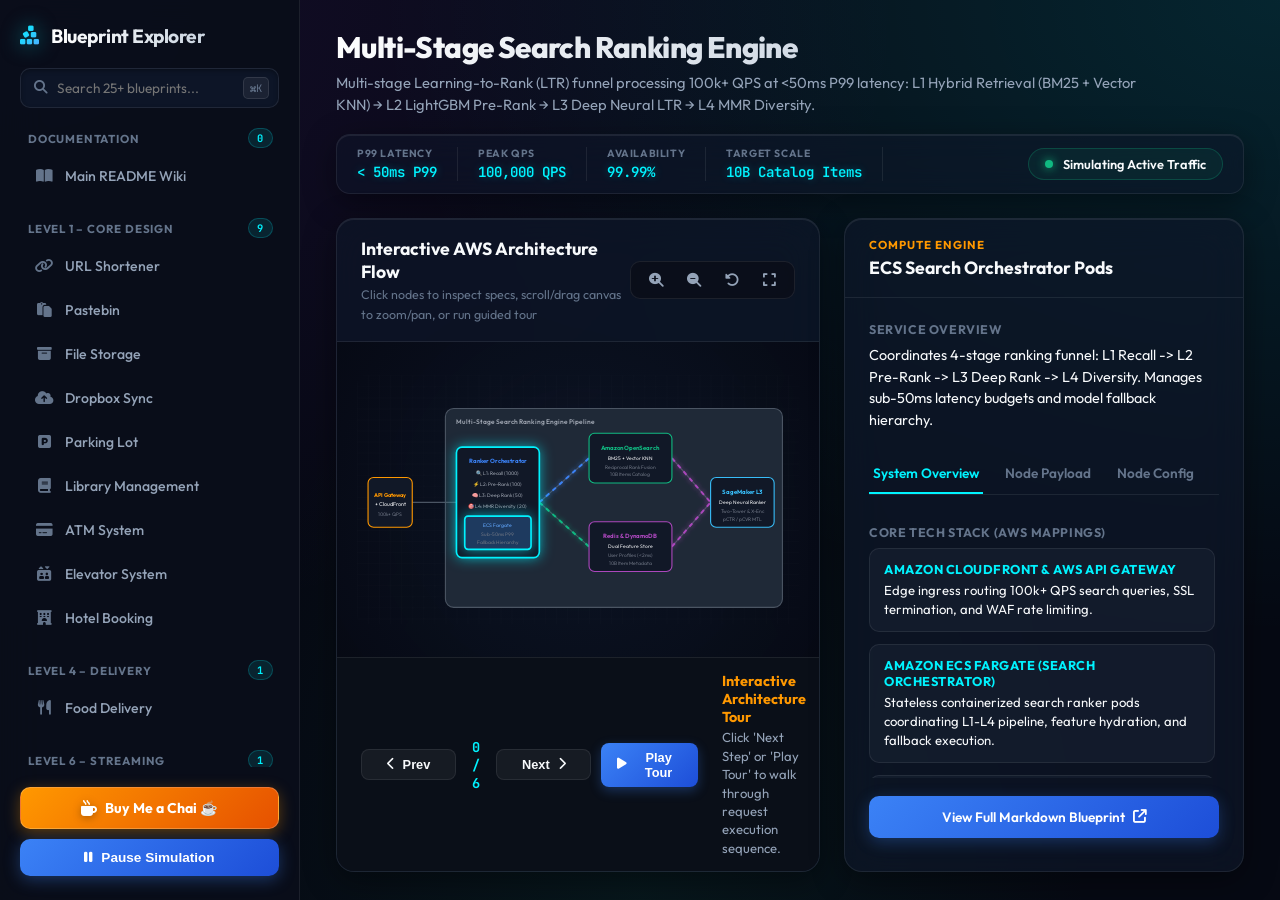
<file: interactive_explorer/index.html>
<!DOCTYPE html>
<html lang="en">
<head>
    <meta charset="UTF-8">
    <meta name="viewport" content="width=device-width, initial-scale=1.0">
    <title>Interactive System Design Architecture Explorer</title>
    <!-- Modern FontAwesome 6 Vector Icon CDN -->
    <link rel="stylesheet" href="https://cdnjs.cloudflare.com/ajax/libs/font-awesome/6.5.1/css/all.min.css" integrity="sha512-DTOQO9RWCH3ppGqcWaEA1BIZOC6xxalwEsw9c2QQeAIftl+Vegovlnee1c9QX4TctnWMn13TZye+giMm8e2LwA==" crossorigin="anonymous" referrerpolicy="no-referrer" />
    <link rel="stylesheet" href="styles.css">
    <link href="https://fonts.googleapis.com/css2?family=Outfit:wght@300;400;500;600;700&family=JetBrains+Mono:wght@400;500&display=swap" rel="stylesheet">
</head>
<body>
    <div class="app-container">
        <!-- Sidebar Navigation -->
        <aside class="sidebar">
            <div class="brand">
                <i class="fa-solid fa-cubes-stacked logo-icon"></i>
                <h2>Blueprint Explorer</h2>
            </div>

            <!-- Quick Search Input -->
            <div class="search-box">
                <i class="fa-solid fa-magnifying-glass search-icon"></i>
                <input type="text" id="system-search" placeholder="Search 25+ blueprints..." autocomplete="off">
                <kbd class="search-shortcut">⌘K</kbd>
            </div>
            
            <div class="sidebar-scroll">
                <!-- Documentation -->
                <div class="nav-group">
                    <h3>Documentation</h3>
                    <nav class="system-list">
                        <a class="nav-item" href="viewer.html?file=README.md" style="text-decoration: none;">
                            <i class="fa-solid fa-book-open nav-icon"></i>
                            <span class="nav-label">Main README Wiki</span>
                        </a>
                    </nav>
                </div>

                <!-- Level 1 -->
                <div class="nav-group">
                    <h3>Level 1 – Core Design</h3>
                    <nav class="system-list">
                        <button class="nav-item" data-system="url_shortener">
                            <i class="fa-solid fa-link nav-icon"></i>
                            <span class="nav-label">URL Shortener</span>
                        </button>
                        <button class="nav-item" data-system="pastebin">
                            <i class="fa-solid fa-paste nav-icon"></i>
                            <span class="nav-label">Pastebin</span>
                        </button>
                        <button class="nav-item" data-system="file_storage">
                            <i class="fa-solid fa-box-archive nav-icon"></i>
                            <span class="nav-label">File Storage</span>
                        </button>
                        <button class="nav-item" data-system="dropbox">
                            <i class="fa-solid fa-cloud-arrow-up nav-icon"></i>
                            <span class="nav-label">Dropbox Sync</span>
                        </button>
                        <button class="nav-item" data-system="parking_lot">
                            <i class="fa-solid fa-square-parking nav-icon"></i>
                            <span class="nav-label">Parking Lot</span>
                        </button>
                        <button class="nav-item" data-system="library_management">
                            <i class="fa-solid fa-book nav-icon"></i>
                            <span class="nav-label">Library Management</span>
                        </button>
                        <button class="nav-item" data-system="atm_system">
                            <i class="fa-solid fa-credit-card nav-icon"></i>
                            <span class="nav-label">ATM System</span>
                        </button>
                        <button class="nav-item" data-system="elevator_system">
                            <i class="fa-solid fa-elevator nav-icon"></i>
                            <span class="nav-label">Elevator System</span>
                        </button>
                        <button class="nav-item" data-system="hotel_booking">
                            <i class="fa-solid fa-hotel nav-icon"></i>
                            <span class="nav-label">Hotel Booking</span>
                        </button>
                    </nav>
                </div>

                <!-- Level 4 -->
                <div class="nav-group">
                    <h3>Level 4 – Delivery</h3>
                    <nav class="system-list">
                        <button class="nav-item" data-system="food_delivery">
                            <i class="fa-solid fa-utensils nav-icon"></i>
                            <span class="nav-label">Food Delivery</span>
                        </button>
                    </nav>
                </div>

                <!-- Level 6 -->
                <div class="nav-group">
                    <h3>Level 6 – Streaming</h3>
                    <nav class="system-list">
                        <button class="nav-item" data-system="live_streaming">
                            <i class="fa-solid fa-video nav-icon"></i>
                            <span class="nav-label">Live Streaming</span>
                        </button>
                    </nav>
                </div>

                <!-- Level 7 -->
                <div class="nav-group">
                    <h3>Level 7 – AI Systems</h3>
                    <nav class="system-list">
                        <button class="nav-item" data-system="rag_pipeline">
                            <i class="fa-solid fa-brain nav-icon"></i>
                            <span class="nav-label">RAG Pipeline</span>
                        </button>
                        <button class="nav-item" data-system="vector_database">
                            <i class="fa-solid fa-database nav-icon"></i>
                            <span class="nav-label">Vector Database</span>
                        </button>
                        <button class="nav-item" data-system="chat_gpt">
                            <i class="fa-solid fa-robot nav-icon"></i>
                            <span class="nav-label">ChatGPT Core</span>
                        </button>
                        <button class="nav-item" data-system="ai_agent_framework">
                            <i class="fa-solid fa-diagram-project nav-icon"></i>
                            <span class="nav-label">AI Agent Loop</span>
                        </button>
                        <button class="nav-item" data-system="llm_gateway">
                            <i class="fa-solid fa-network-wired nav-icon"></i>
                            <span class="nav-label">LLM Gateway</span>
                        </button>
                        <button class="nav-item" data-system="semantic_search">
                            <i class="fa-solid fa-magnifying-glass-chart nav-icon"></i>
                            <span class="nav-label">Semantic Search</span>
                        </button>
                        <button class="nav-item" data-system="token_streaming">
                            <i class="fa-solid fa-bolt nav-icon"></i>
                            <span class="nav-label">Token Streaming</span>
                        </button>
                    </nav>
                </div>

                <!-- Level 8 -->
                <div class="nav-group">
                    <h3>Level 8 – Distributed</h3>
                    <nav class="system-list">
                        <button class="nav-item" data-system="api_gateway">
                            <i class="fa-solid fa-door-open nav-icon"></i>
                            <span class="nav-label">API Gateway</span>
                        </button>
                        <button class="nav-item" data-system="distributed_cache">
                            <i class="fa-solid fa-bolt-lightning nav-icon"></i>
                            <span class="nav-label">Distributed Cache</span>
                        </button>
                        <button class="nav-item" data-system="distributed_lock">
                            <i class="fa-solid fa-lock nav-icon"></i>
                            <span class="nav-label">Distributed Lock</span>
                        </button>
                        <button class="nav-item" data-system="distributed_queue">
                            <i class="fa-solid fa-tray-can nav-icon"></i>
                            <span class="nav-label">Distributed Queue</span>
                        </button>
                        <button class="nav-item" data-system="rate_limiter">
                            <i class="fa-solid fa-traffic-light nav-icon"></i>
                            <span class="nav-label">Rate Limiter</span>
                        </button>
                        <button class="nav-item" data-system="circuit_breaker">
                            <i class="fa-solid fa-toggle-on nav-icon"></i>
                            <span class="nav-label">Circuit Breaker</span>
                        </button>
                    </nav>
                </div>

                <!-- Level 10 -->
                <div class="nav-group">
                    <h3>Level 10 – Search Systems</h3>
                    <nav class="system-list">
                        <button class="nav-item" data-system="spell_checker">
                            <i class="fa-solid fa-spell-check nav-icon"></i>
                            <span class="nav-label">Spell Checker</span>
                        </button>
                        <button class="nav-item active" data-system="search_ranking">
                            <i class="fa-solid fa-bullseye nav-icon"></i>
                            <span class="nav-label">Search Ranking</span>
                        </button>
                    </nav>
                </div>
            </div>

            <div class="sidebar-footer">
                <a href="https://www.buymeachai.in/toudaysinghkushwah" target="_blank" class="btn chai-btn">
                    <i class="fa-solid fa-mug-hot"></i>
                    <span>Buy Me a Chai ☕</span>
                </a>
                <button id="simulate-btn" class="btn primary-btn"><i class="fa-solid fa-pause"></i> Pause Simulation</button>
            </div>
        </aside>

        <!-- Main Workspace -->
        <main class="main-content">
            <header class="workspace-header">
                <div class="title-area">
                    <h1 id="system-title">Multi-Stage Search Ranking Engine</h1>
                    <p id="system-description" class="subtitle">Multi-stage Learning-to-Rank (LTR) funnel processing 100k+ QPS at &lt;50ms P99 latency: L1 Hybrid Retrieval (BM25 + Vector KNN) → L2 LightGBM Pre-Rank → L3 Deep Neural LTR → L4 MMR Diversity.</p>
                </div>
                
                <!-- Live System SLA Metrics Dashboard Bar -->
                <div class="metrics-bar">
                    <div class="metric-chip">
                        <span class="metric-label">P99 Latency</span>
                        <span class="metric-val" id="metric-latency">&lt; 50ms P99</span>
                    </div>
                    <div class="metric-chip">
                        <span class="metric-label">Peak QPS</span>
                        <span class="metric-val" id="metric-qps">100,000 QPS</span>
                    </div>
                    <div class="metric-chip">
                        <span class="metric-label">Availability</span>
                        <span class="metric-val" id="metric-sla">99.99%</span>
                    </div>
                    <div class="metric-chip">
                        <span class="metric-label">Target Scale</span>
                        <span class="metric-val" id="metric-scale">10B Catalog Items</span>
                    </div>
                    <div class="status-indicator">
                        <span class="pulse-dot"></span>
                        <span class="status-text">Simulating Active Traffic</span>
                    </div>
                </div>
            </header>

            <div class="workspace-grid">
                <!-- Architecture Diagram Stage -->
                <section class="diagram-card glass-panel">
                    <div class="card-header border-bottom flex-between">
                        <div>
                            <h3>Interactive AWS Architecture Flow</h3>
                            <span class="hint-text">Click nodes to inspect specs, scroll/drag canvas to zoom/pan, or run guided tour</span>
                        </div>

                        <!-- Floating Canvas Controls Toolbar -->
                        <div class="canvas-toolbar">
                            <button id="btn-zoom-in" class="toolbar-btn" title="Zoom In (+)"><i class="fa-solid fa-magnifying-glass-plus"></i></button>
                            <button id="btn-zoom-out" class="toolbar-btn" title="Zoom Out (-)"><i class="fa-solid fa-magnifying-glass-minus"></i></button>
                            <button id="btn-reset-view" class="toolbar-btn" title="Reset Canvas (Esc)"><i class="fa-solid fa-rotate-left"></i></button>
                            <button id="btn-fullscreen" class="toolbar-btn" title="Toggle Fullscreen"><i class="fa-solid fa-expand"></i></button>
                        </div>
                    </div>

                    <div class="canvas-container" id="canvas-container">
                        <!-- Dynamic SVG Diagrams rendered here -->
                    </div>

                    <!-- Step Sequence Walkthrough Player Bar -->
                    <div class="step-player-bar">
                        <div class="step-controls">
                            <button id="step-prev-btn" class="btn secondary-sm"><i class="fa-solid fa-chevron-left"></i> Prev</button>
                            <span id="step-counter" class="step-counter-badge">0 / 6</span>
                            <button id="step-next-btn" class="btn secondary-sm">Next <i class="fa-solid fa-chevron-right"></i></button>
                            <button id="step-play-btn" class="btn primary-sm"><i class="fa-solid fa-play"></i> Play Tour</button>
                        </div>
                        <div class="step-info" id="step-banner">
                            <h4 id="step-title">Interactive Architecture Tour</h4>
                            <p id="step-desc">Click 'Next' or 'Play Tour' to step through request execution sequence.</p>
                        </div>
                    </div>
                </section>

                <!-- Inspector Panel (Side) -->
                <section class="inspector-card glass-panel" id="inspector">
                    <div class="card-header border-bottom">
                        <div class="node-meta">
                            <span class="node-category" id="ins-category">Networking</span>
                            <h3 id="ins-title">AWS Application Load Balancer</h3>
                        </div>
                    </div>
                    
                    <div class="inspector-body">
                        <div class="info-section">
                            <h4>Service Overview</h4>
                            <p id="ins-description">Accepts incoming HTTP/2 client connections, authenticates requests against custom rules, and load balances across ECS container groups.</p>
                        </div>

                        <div class="tabs">
                            <button class="tab-btn active" data-tab="system">System Overview</button>
                            <button class="tab-btn" data-tab="payload">Node Payload</button>
                            <button class="tab-btn" data-tab="config">Node Config</button>
                        </div>

                        <div class="tab-content" id="tab-system">
                            <div class="system-details-wrapper">
                                <div class="info-section">
                                    <h4 class="section-title">Core Tech Stack (AWS Mappings)</h4>
                                    <div id="system-tech-stack" class="tech-stack-list">
                                        <!-- Dynamic Tech Stack List -->
                                    </div>
                                </div>
                                <div class="info-section doc-section">
                                    <a id="system-doc-link" href="#" target="_blank" class="btn secondary-btn doc-link">View Full Markdown Blueprint <i class="fa-solid fa-arrow-up-right-from-square"></i></a>
                                </div>
                            </div>
                        </div>

                        <div class="tab-content hidden" id="tab-payload">
                            <div class="code-header">
                                <button class="copy-code-btn" data-copy-target="ins-payload"><i class="fa-regular fa-copy"></i> Copy Payload JSON</button>
                            </div>
                            <div class="code-wrapper">
                                <pre><code id="ins-payload" class="language-json">{
  "status": "ready"
}</code></pre>
                            </div>
                        </div>

                        <div class="tab-content hidden" id="tab-config">
                            <div class="code-header">
                                <button class="copy-code-btn" data-copy-target="ins-config"><i class="fa-regular fa-copy"></i> Copy Terraform HCL</button>
                            </div>
                            <div class="code-wrapper">
                                <pre><code id="ins-config" class="language-terraform"># Resource Configuration</code></pre>
                            </div>
                        </div>
                    </div>
                </section>
            </div>
        </main>
    </div>
    
    <!-- ES Modular Entry Point -->
    <script type="module" src="js/app.js"></script>
</body>
</html>
</file>
<file: interactive_explorer/styles.css>
/* ==========================================================================
   Modern Tech Explorer Theme (2026 Next-Gen Dark Glassmorphism Design)
   ========================================================================== */

@import url('https://fonts.googleapis.com/css2?family=Outfit:wght@300;400;500;600;700;800&family=JetBrains+Mono:wght@400;500;600&display=swap');

:root {
    /* Color Palette */
    --bg-main: #060913;
    --bg-sidebar: rgba(10, 14, 26, 0.95);
    --bg-card: rgba(15, 23, 42, 0.65);
    --bg-card-hover: rgba(30, 41, 59, 0.7);
    --bg-code: #0b1120;
    
    /* Borders & Glows */
    --border-color: rgba(255, 255, 255, 0.08);
    --border-highlight: rgba(255, 255, 255, 0.15);
    --border-glow-blue: rgba(0, 242, 254, 0.4);
    
    /* Text Hierarchy */
    --text-primary: #f8fafc;
    --text-secondary: #94a3b8;
    --text-muted: #64748b;
    
    /* Vibrant Neon Accents */
    --accent-cyan: #00f2fe;
    --accent-blue: #3b82f6;
    --accent-purple: #7928ca;
    --accent-pink: #ff0080;
    --accent-green: #10b981;
    --accent-orange: #ff9800;
    
    /* Gradients */
    --gradient-brand: linear-gradient(135deg, #00f2fe 0%, #4facfe 100%);
    --gradient-title: linear-gradient(135deg, #ffffff 0%, #cbd5e1 60%, #94a3b8 100%);
    --gradient-active: linear-gradient(135deg, rgba(0, 242, 254, 0.15) 0%, rgba(59, 130, 246, 0.1) 100%);
    --gradient-btn: linear-gradient(135deg, #3b82f6 0%, #1d4ed8 100%);

    /* Typography */
    --font-sans: 'Outfit', -apple-system, BlinkMacSystemFont, "Segoe UI", Roboto, sans-serif;
    --font-mono: 'JetBrains Mono', monospace;

    /* Shadows */
    --shadow-glass: 0 8px 32px 0 rgba(0, 0, 0, 0.4), inset 0 1px 0 0 rgba(255, 255, 255, 0.08);
    --shadow-glow: 0 0 20px rgba(0, 242, 254, 0.2);
}

* {
    margin: 0;
    padding: 0;
    box-sizing: border-box;
}

body {
    background-color: var(--bg-main);
    color: var(--text-primary);
    font-family: var(--font-sans);
    overflow: hidden;
    height: 100vh;
    width: 100vw;
    background-image: 
        radial-gradient(at 0% 0%, rgba(121, 40, 202, 0.12) 0px, transparent 50%),
        radial-gradient(at 100% 0%, rgba(0, 242, 254, 0.12) 0px, transparent 50%),
        radial-gradient(at 50% 100%, rgba(16, 185, 129, 0.08) 0px, transparent 50%);
}

.app-container {
    display: flex;
    height: 100vh;
    width: 100vw;
}

/* ==========================================================================
   Sidebar Component
   ========================================================================== */

.sidebar {
    width: 300px;
    background: var(--bg-sidebar);
    border-right: 1px solid var(--border-color);
    display: flex;
    flex-direction: column;
    padding: 24px 20px;
    flex-shrink: 0;
    height: 100%;
    backdrop-filter: blur(20px);
    z-index: 10;
}

.brand {
    display: flex;
    align-items: center;
    gap: 12px;
    margin-bottom: 20px;
    flex-shrink: 0;
}

.logo-icon {
    font-size: 1.35rem;
    background: var(--gradient-brand);
    -webkit-background-clip: text;
    -webkit-text-fill-color: transparent;
    filter: drop-shadow(0 0 10px rgba(0, 242, 254, 0.5));
}

.brand h2 {
    font-size: 1.2rem;
    font-weight: 700;
    letter-spacing: -0.5px;
    background: linear-gradient(to right, #ffffff, #cbd5e1);
    -webkit-background-clip: text;
    -webkit-text-fill-color: transparent;
}

/* Search Box */
.search-box {
    position: relative;
    display: flex;
    align-items: center;
    margin-bottom: 20px;
    flex-shrink: 0;
}

.search-icon {
    position: absolute;
    left: 14px;
    font-size: 0.85rem;
    color: var(--text-muted);
    pointer-events: none;
    transition: color 0.2s ease;
}

#system-search {
    width: 100%;
    padding: 10px 36px 10px 36px;
    background: rgba(15, 23, 42, 0.9);
    border: 1px solid var(--border-color);
    border-radius: 10px;
    color: var(--text-primary);
    font-family: var(--font-sans);
    font-size: 0.85rem;
    font-weight: 400;
    outline: none;
    transition: all 0.25s cubic-bezier(0.4, 0, 0.2, 1);
    box-shadow: inset 0 2px 4px rgba(0, 0, 0, 0.3);
}

#system-search:focus {
    border-color: var(--accent-cyan);
    box-shadow: 0 0 16px rgba(0, 242, 254, 0.25), inset 0 2px 4px rgba(0, 0, 0, 0.2);
    background: rgba(30, 41, 59, 0.9);
}

#system-search:focus + .search-shortcut {
    border-color: var(--accent-cyan);
    color: var(--accent-cyan);
}

.search-shortcut {
    position: absolute;
    right: 10px;
    background: rgba(255, 255, 255, 0.06);
    border: 1px solid rgba(255, 255, 255, 0.1);
    border-radius: 5px;
    padding: 3px 6px;
    font-size: 0.65rem;
    color: var(--text-muted);
    font-family: var(--font-mono);
    pointer-events: none;
}

.sidebar-scroll {
    flex-grow: 1;
    overflow-y: auto;
    display: flex;
    flex-direction: column;
    gap: 22px;
    margin-bottom: 20px;
    padding-right: 6px;
}

.sidebar-scroll::-webkit-scrollbar {
    width: 4px;
}

.sidebar-scroll::-webkit-scrollbar-thumb {
    background: rgba(255, 255, 255, 0.12);
    border-radius: 4px;
}

.nav-group {
    display: flex;
    flex-direction: column;
    gap: 8px;
}

.nav-group h3 {
    font-size: 0.72rem;
    font-weight: 700;
    text-transform: uppercase;
    color: var(--text-muted);
    letter-spacing: 0.8px;
    margin-left: 8px;
    display: flex;
    justify-content: space-between;
    align-items: center;
}

.count-badge {
    background: rgba(0, 242, 254, 0.1);
    border: 1px solid rgba(0, 242, 254, 0.2);
    border-radius: 12px;
    padding: 2px 8px;
    font-size: 0.65rem;
    font-weight: 700;
    color: var(--accent-cyan);
    font-family: var(--font-mono);
}

.system-list {
    display: flex;
    flex-direction: column;
    gap: 4px;
}

.nav-item {
    display: flex;
    align-items: center;
    gap: 12px;
    padding: 10px 14px;
    background: transparent;
    border: 1px solid transparent;
    border-radius: 8px;
    color: var(--text-secondary);
    font-family: var(--font-sans);
    font-size: 0.88rem;
    font-weight: 500;
    cursor: pointer;
    text-align: left;
    transition: all 0.2s ease;
    position: relative;
}

.nav-icon {
    font-size: 0.92rem;
    width: 18px;
    text-align: center;
    color: var(--text-muted);
    transition: all 0.2s ease;
}

.nav-item:hover {
    background: rgba(255, 255, 255, 0.04);
    color: var(--text-primary);
    transform: translateX(2px);
}

.nav-item:hover .nav-icon {
    color: var(--accent-cyan);
    transform: scale(1.1);
}

.nav-item.active {
    background: var(--gradient-active);
    border-color: rgba(0, 242, 254, 0.3);
    color: #ffffff;
    font-weight: 600;
    box-shadow: 0 4px 16px rgba(0, 242, 254, 0.15);
}

.nav-item.active::before {
    content: '';
    position: absolute;
    left: -20px;
    top: 50%;
    transform: translateY(-50%);
    width: 4px;
    height: 60%;
    background: var(--accent-cyan);
    border-radius: 0 4px 4px 0;
    box-shadow: 0 0 10px var(--accent-cyan);
}

.nav-item.active .nav-icon {
    color: var(--accent-cyan);
    filter: drop-shadow(0 0 8px var(--accent-cyan));
}

.sidebar-footer {
    display: flex;
    flex-direction: column;
    gap: 10px;
    margin-top: auto;
}

.btn {
    width: 100%;
    padding: 11px 16px;
    border-radius: 10px;
    font-weight: 600;
    font-size: 0.85rem;
    cursor: pointer;
    border: none;
    transition: all 0.25s cubic-bezier(0.4, 0, 0.2, 1);
    display: inline-flex;
    align-items: center;
    justify-content: center;
    gap: 8px;
    text-decoration: none;
}

.primary-btn {
    background: var(--gradient-btn);
    color: #ffffff;
    box-shadow: 0 4px 16px rgba(59, 130, 246, 0.35);
}

.primary-btn:hover {
    box-shadow: 0 6px 24px rgba(59, 130, 246, 0.5);
    transform: translateY(-1px);
}

.chai-btn {
    background: linear-gradient(135deg, #ff9800 0%, #e65100 100%);
    border: 1px solid rgba(255, 255, 255, 0.2);
    color: #ffffff !important;
    font-weight: 700;
    font-size: 0.88rem;
    box-shadow: 0 4px 15px rgba(255, 152, 0, 0.35);
    transition: all 0.25s cubic-bezier(0.4, 0, 0.2, 1);
}

.chai-btn:hover {
    background: linear-gradient(135deg, #ffa726 0%, #f57c00 100%);
    box-shadow: 0 6px 22px rgba(255, 152, 0, 0.55), 0 0 15px rgba(255, 152, 0, 0.4);
    transform: translateY(-2px);
    color: #ffffff !important;
}

.chai-btn i {
    font-size: 1rem;
    filter: drop-shadow(0 2px 4px rgba(0, 0, 0, 0.3));
    animation: warmSteam 2.5s ease-in-out infinite;
}

@keyframes warmSteam {
    0%, 100% { transform: translateY(0) scale(1); }
    50% { transform: translateY(-3px) scale(1.15); }
}

/* ==========================================================================
   Main Workspace
   ========================================================================== */

.main-content {
    flex-grow: 1;
    display: flex;
    flex-direction: column;
    padding: 28px 36px;
    overflow-y: auto;
}

.workspace-header {
    display: flex;
    flex-direction: column;
    gap: 18px;
    margin-bottom: 24px;
}

.title-area h1 {
    font-size: 1.85rem;
    font-weight: 800;
    margin-bottom: 6px;
    letter-spacing: -0.6px;
    background: var(--gradient-title);
    -webkit-background-clip: text;
    -webkit-text-fill-color: transparent;
}

.subtitle {
    color: var(--text-secondary);
    font-size: 0.92rem;
    max-width: 800px;
    line-height: 1.5;
}

/* Operational Metrics Dashboard Bar */
.metrics-bar {
    display: flex;
    align-items: center;
    gap: 20px;
    flex-wrap: wrap;
    background: rgba(15, 23, 42, 0.5);
    border: 1px solid var(--border-color);
    padding: 12px 20px;
    border-radius: 14px;
    backdrop-filter: blur(16px);
    box-shadow: var(--shadow-glass);
}

.metric-chip {
    display: flex;
    flex-direction: column;
    gap: 3px;
    padding-right: 20px;
    border-right: 1px solid rgba(255, 255, 255, 0.08);
}

.metric-chip:last-of-type {
    border-right: none;
}

.metric-label {
    font-size: 0.65rem;
    font-weight: 700;
    text-transform: uppercase;
    color: var(--text-muted);
    letter-spacing: 0.6px;
}

.metric-val {
    font-family: var(--font-mono);
    font-size: 0.88rem;
    font-weight: 600;
    color: var(--accent-cyan);
    text-shadow: 0 0 10px rgba(0, 242, 254, 0.3);
}

.status-indicator {
    display: flex;
    align-items: center;
    gap: 10px;
    background: rgba(16, 185, 129, 0.08);
    padding: 7px 16px;
    border-radius: 20px;
    border: 1px solid rgba(16, 185, 129, 0.25);
    margin-left: auto;
}

.status-indicator.stopped {
    background: rgba(255, 0, 128, 0.08);
    border-color: rgba(255, 0, 128, 0.25);
}

.status-indicator.stopped .pulse-dot {
    background: var(--accent-pink);
    box-shadow: 0 0 10px var(--accent-pink);
    animation: none;
}

.pulse-dot {
    width: 8px;
    height: 8px;
    background: var(--accent-green);
    border-radius: 50%;
    box-shadow: 0 0 10px var(--accent-green);
    animation: pulse 1.8s infinite;
}

@keyframes pulse {
    0% { transform: scale(0.9); opacity: 0.6; }
    50% { transform: scale(1.2); opacity: 1; }
    100% { transform: scale(0.9); opacity: 0.6; }
}

.status-text {
    font-size: 0.8rem;
    font-weight: 600;
    color: var(--text-primary);
}

/* ==========================================================================
   Workspace Grid Layout
   ========================================================================== */

.workspace-grid {
    display: grid;
    grid-template-columns: 1fr 400px;
    gap: 24px;
    flex-grow: 1;
    min-height: 0;
}

.glass-panel {
    background: var(--bg-card);
    border: 1px solid var(--border-color);
    border-radius: 18px;
    backdrop-filter: blur(20px);
    display: flex;
    flex-direction: column;
    overflow: hidden;
    box-shadow: var(--shadow-glass);
    transition: border-color 0.3s ease;
}

.glass-panel:hover {
    border-color: rgba(255, 255, 255, 0.12);
}

.card-header {
    padding: 18px 24px;
    display: flex;
    flex-direction: column;
    gap: 4px;
}

.flex-between {
    display: flex;
    flex-direction: row;
    justify-content: space-between;
    align-items: center;
}

.border-bottom {
    border-bottom: 1px solid var(--border-color);
}

.card-header h3 {
    font-size: 1.1rem;
    font-weight: 700;
    color: var(--text-primary);
}

.hint-text {
    font-size: 0.78rem;
    color: var(--text-muted);
}

/* Floating Toolbar */
.canvas-toolbar {
    display: flex;
    align-items: center;
    gap: 4px;
    background: rgba(11, 15, 25, 0.85);
    border: 1px solid var(--border-color);
    padding: 5px 8px;
    border-radius: 10px;
    backdrop-filter: blur(12px);
}

.toolbar-btn {
    background: transparent;
    border: none;
    color: var(--text-secondary);
    font-size: 0.9rem;
    padding: 6px 10px;
    border-radius: 6px;
    cursor: pointer;
    transition: all 0.2s ease;
    display: inline-flex;
    align-items: center;
    justify-content: center;
}

.toolbar-btn:hover {
    background: rgba(255, 255, 255, 0.1);
    color: var(--accent-cyan);
    transform: translateY(-1px);
}

/* Diagram Canvas */
.canvas-container {
    flex-grow: 1;
    display: flex;
    justify-content: center;
    align-items: center;
    padding: 20px;
    background: radial-gradient(circle at center, rgba(15, 23, 42, 0.5) 0%, rgba(6, 9, 19, 0.9) 100%);
    position: relative;
    overflow: hidden;
}

svg {
    width: 100%;
    height: 100%;
    max-height: 480px;
    user-select: none;
}

.interactive-node {
    cursor: pointer;
    transition: all 0.3s cubic-bezier(0.4, 0, 0.2, 1);
}

.interactive-node:hover {
    filter: drop-shadow(0px 0px 14px rgba(0, 242, 254, 0.4)) brightness(1.2);
}

.interactive-node.selected rect {
    stroke: var(--accent-cyan) !important;
    stroke-width: 3px !important;
    filter: drop-shadow(0px 0px 12px rgba(0, 242, 254, 0.6));
}

.data-flow-line {
    stroke-dasharray: 8, 8;
    animation: flow 20s linear infinite;
    stroke-width: 3.5;
    filter: url(#neon-glow);
}

@keyframes flow {
    to {
        stroke-dashoffset: -400;
    }
}

/* ==========================================================================
   Step Sequence Player Bar
   ========================================================================== */

.step-player-bar {
    background: rgba(11, 15, 25, 0.95);
    border-top: 1px solid var(--border-color);
    padding: 14px 24px;
    display: flex;
    align-items: center;
    gap: 24px;
}

.step-controls {
    display: flex;
    align-items: center;
    gap: 10px;
    flex-shrink: 0;
}

.btn.secondary-sm {
    background: rgba(255, 255, 255, 0.05);
    border: 1px solid var(--border-color);
    color: var(--text-primary);
    padding: 7px 14px;
    font-size: 0.8rem;
    border-radius: 8px;
}

.btn.secondary-sm:hover {
    background: rgba(255, 255, 255, 0.1);
    border-color: rgba(255, 255, 255, 0.2);
}

.btn.primary-sm {
    background: var(--gradient-btn);
    color: #ffffff;
    padding: 7px 16px;
    font-size: 0.8rem;
    border-radius: 8px;
    box-shadow: 0 4px 12px rgba(59, 130, 246, 0.3);
}

.step-counter-badge {
    font-family: var(--font-mono);
    font-size: 0.85rem;
    color: var(--accent-cyan);
    font-weight: 700;
    padding: 0 6px;
}

.step-info h4 {
    font-size: 0.9rem;
    font-weight: 700;
    color: var(--accent-orange);
    margin-bottom: 2px;
}

.step-info p {
    font-size: 0.82rem;
    color: var(--text-secondary);
    line-height: 1.4;
}

/* ==========================================================================
   Inspector Panel
   ========================================================================== */

.inspector-card {
    display: flex;
    flex-direction: column;
}

.node-meta {
    display: flex;
    flex-direction: column;
    gap: 4px;
}

.node-category {
    font-size: 0.72rem;
    font-weight: 700;
    text-transform: uppercase;
    letter-spacing: 1px;
    color: var(--accent-orange);
}

.inspector-body {
    padding: 24px;
    display: flex;
    flex-direction: column;
    gap: 22px;
    flex-grow: 1;
    overflow-y: auto;
}

.info-section h4 {
    font-size: 0.78rem;
    font-weight: 700;
    text-transform: uppercase;
    color: var(--text-muted);
    margin-bottom: 8px;
    letter-spacing: 0.6px;
}

.info-section p {
    font-size: 0.9rem;
    line-height: 1.5;
    color: var(--text-primary);
}

/* Tabs */
.tabs {
    display: flex;
    border-bottom: 1px solid var(--border-color);
    gap: 18px;
}

.tab-btn {
    padding: 10px 4px;
    background: transparent;
    border: none;
    border-bottom: 2px solid transparent;
    color: var(--text-muted);
    font-family: var(--font-sans);
    font-weight: 600;
    font-size: 0.85rem;
    cursor: pointer;
    transition: all 0.2s ease;
}

.tab-btn:hover {
    color: var(--text-primary);
}

.tab-btn.active {
    color: var(--accent-cyan);
    border-color: var(--accent-cyan);
}

.tab-content {
    flex-grow: 1;
    display: flex;
    flex-direction: column;
    min-height: 250px;
}

.tab-content.hidden {
    display: none !important;
}

.code-header {
    display: flex;
    justify-content: flex-end;
    margin-bottom: 8px;
}

.copy-code-btn {
    background: rgba(255, 255, 255, 0.05);
    border: 1px solid var(--border-color);
    border-radius: 6px;
    color: var(--text-secondary);
    font-size: 0.75rem;
    padding: 6px 12px;
    cursor: pointer;
    transition: all 0.2s ease;
    display: inline-flex;
    align-items: center;
    gap: 6px;
}

.copy-code-btn:hover {
    background: rgba(0, 242, 254, 0.12);
    color: var(--accent-cyan);
    border-color: rgba(0, 242, 254, 0.3);
}

.code-wrapper {
    background: var(--bg-code);
    border: 1px solid var(--border-color);
    border-radius: 10px;
    padding: 16px;
    flex-grow: 1;
    overflow: auto;
    max-height: 270px;
    box-shadow: inset 0 2px 6px rgba(0, 0, 0, 0.4);
}

.code-wrapper pre {
    margin: 0;
}

.code-wrapper code {
    font-family: var(--font-mono);
    font-size: 0.8rem;
    line-height: 1.65;
    color: #38bdf8;
    white-space: pre-wrap;
    word-break: break-all;
}

/* System Details & Tech Stack Styles */
.system-details-wrapper {
    display: flex;
    flex-direction: column;
    gap: 18px;
    padding-top: 8px;
}

.tech-stack-list {
    display: flex;
    flex-direction: column;
    gap: 12px;
    max-height: 230px;
    overflow-y: auto;
    padding-right: 4px;
}

.tech-stack-list::-webkit-scrollbar {
    width: 4px;
}

.tech-stack-list::-webkit-scrollbar-thumb {
    background: rgba(255, 255, 255, 0.1);
    border-radius: 4px;
}

.tech-item {
    background: rgba(30, 41, 59, 0.4);
    border: 1px solid var(--border-color);
    border-radius: 10px;
    padding: 12px 14px;
    display: flex;
    flex-direction: column;
    gap: 4px;
    transition: all 0.2s ease;
}

.tech-item:hover {
    border-color: rgba(0, 242, 254, 0.25);
    background: rgba(30, 41, 59, 0.6);
}

.tech-service {
    font-family: var(--font-sans);
    font-size: 0.8rem;
    font-weight: 700;
    color: var(--accent-cyan);
    text-transform: uppercase;
    letter-spacing: 0.5px;
}

.tech-role {
    font-family: var(--font-sans);
    font-size: 0.82rem;
    line-height: 1.45;
    color: var(--text-primary);
}

.doc-link {
    display: flex;
    align-items: center;
    justify-content: center;
    gap: 8px;
    width: 100%;
    padding: 12px 0;
    font-weight: 600;
    background: var(--gradient-btn);
    color: #ffffff;
    border-radius: 10px;
    text-decoration: none;
    box-shadow: 0 4px 16px rgba(59, 130, 246, 0.3);
    transition: all 0.25s ease;
}

.doc-link:hover {
    transform: translateY(-1px);
    box-shadow: 0 6px 20px rgba(59, 130, 246, 0.45);
}

/* Toast Notification */
.toast-notification {
    position: fixed;
    bottom: 24px;
    right: 24px;
    background: rgba(16, 185, 129, 0.95);
    color: #ffffff;
    padding: 12px 22px;
    border-radius: 10px;
    font-size: 0.88rem;
    font-weight: 600;
    box-shadow: 0 8px 30px rgba(0, 0, 0, 0.5);
    opacity: 0;
    transform: translateY(20px);
    transition: all 0.3s cubic-bezier(0.4, 0, 0.2, 1);
    pointer-events: none;
    z-index: 1000;
    backdrop-filter: blur(12px);
}

.toast-notification.show {
    opacity: 1;
    transform: translateY(0);
}

.diagram-card.fullscreen-mode {
    position: fixed;
    top: 0;
    left: 0;
    width: 100vw;
    height: 100vh;
    z-index: 9999;
    border-radius: 0;
}
</file>
